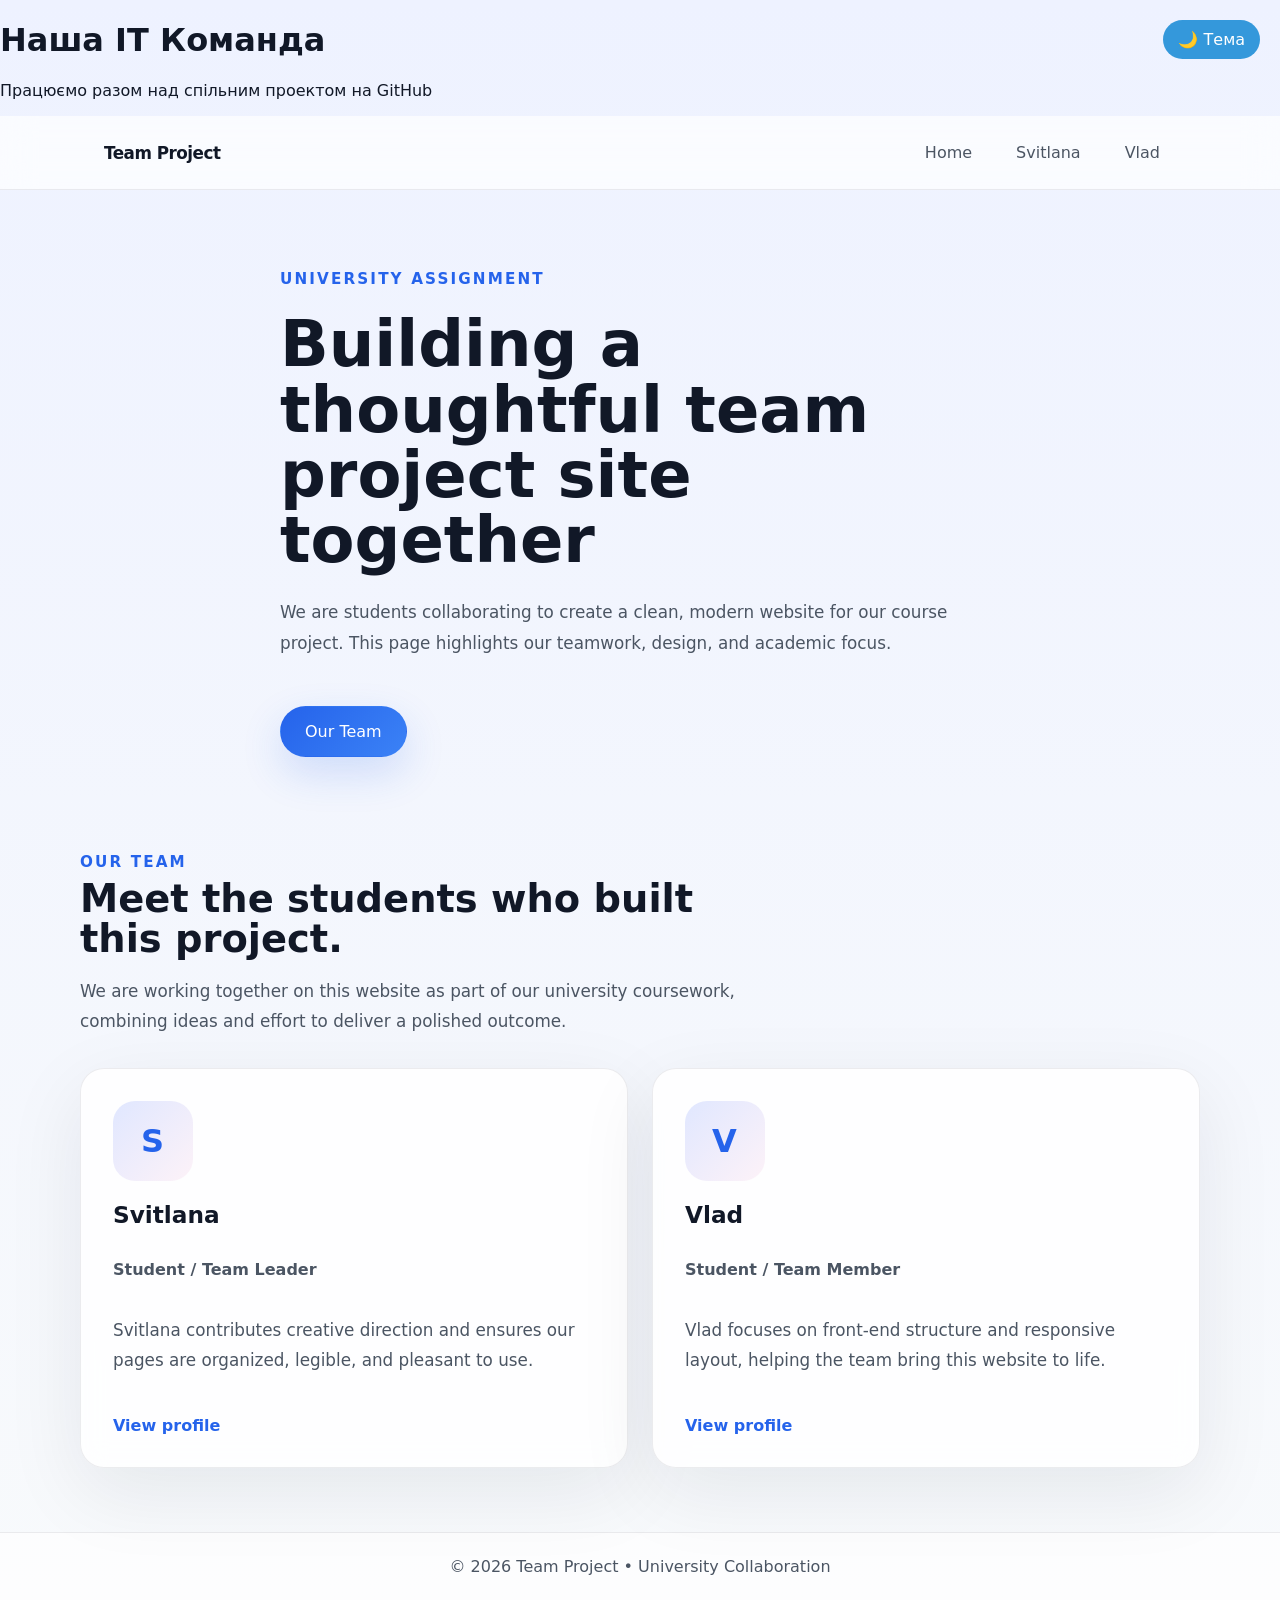
<file: index.html>
<!DOCTYPE html>
<html lang="uk">
<head>
    <meta charset="UTF-8">
    <meta name="viewport" content="width=device-width, initial-scale=1.0">
    <title>Team Project | University Landing Page</title>
    <link rel="preconnect" href="https://fonts.googleapis.com">
    <link rel="preconnect" href="https://fonts.gstatic.com" crossorigin>
    <link rel="stylesheet" href="style.css">
</head>
<body>
    <button class="theme-toggle" onclick="document.body.classList.toggle('dark')">🌙 Тема</button>
    <header>
        <h1>Наша IT Команда</h1>
        <p>Працюємо разом над спільним проектом на GitHub</p>
    <header class="site-header">
        <div class="container navbar">
            <a class="logo" href="index.html">Team Project</a>
            <nav class="nav-links">
                <a href="index.html">Home</a>
                <a href="svitlana.html">Svitlana</a>
                <a href="vlad.html">Vlad</a>
            </nav>
        </div>
    </header>
    <main>
        <section class="hero">
            <div class="container hero-inner">
                <p class="eyebrow">University Assignment</p>
                <h1>Building a thoughtful team project site together</h1>
                <p class="hero-copy">We are students collaborating to create a clean, modern website for our course project. This page highlights our teamwork, design, and academic focus.</p>
                <div class="hero-actions">
                    <a class="button button-primary" href="#team">Our Team</a>
                </div>
            </div>
        </section>

        <section class="container team-section" id="team">
            <div class="section-header">
                <p class="eyebrow">Our Team</p>
                <h2>Meet the students who built this project.</h2>
                <p class="section-copy">We are working together on this website as part of our university coursework, combining ideas and effort to deliver a polished outcome.</p>
            </div>
            <div class="team-grid">
                <article class="card team-card">
                    <div class="avatar">S</div>
                    <h3>Svitlana</h3>
                    <p class="card-role">Student / Team Leader</p>
                    <p class="card-copy">Svitlana contributes creative direction and ensures our pages are organized, legible, and pleasant to use.</p>
                    <a class="card-link" href="svitlana.html">View profile</a>
                </article>
                <article class="card team-card">
                    <div class="avatar">V</div>
                    <h3>Vlad</h3>
                    <p class="card-role">Student / Team Member</p>
                    <p class="card-copy">Vlad focuses on front-end structure and responsive layout, helping the team bring this website to life.</p>
                    <a class="card-link" href="vlad.html">View profile</a>
                </article>
            </div>
        </section>
    </main>
    <footer class="footer">
        <div class="container">© 2026 Team Project • University Collaboration</div>
    </footer>
</body>
</html>
</file>
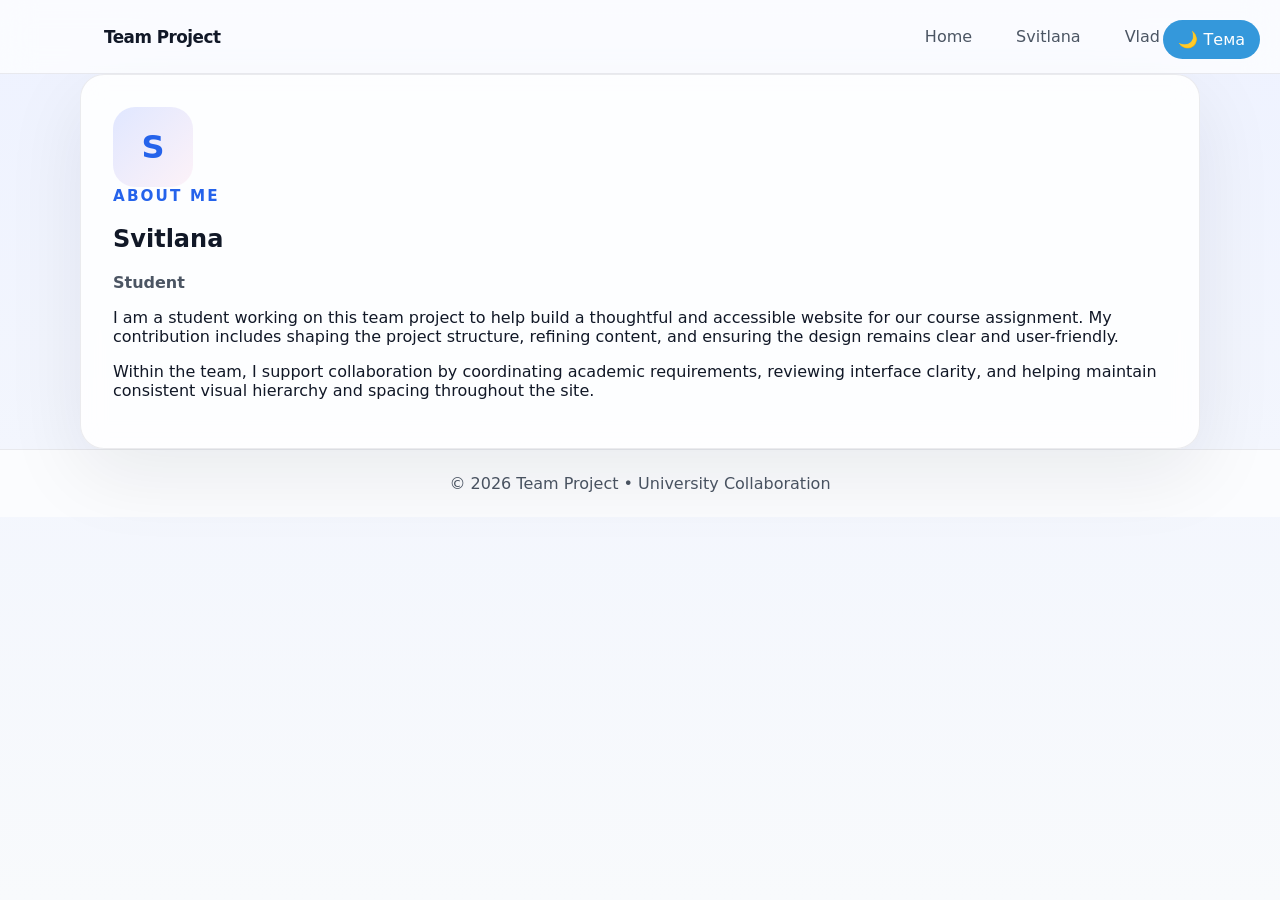
<file: svitlana.html>
<!DOCTYPE html>
<html lang="uk">
<head>
    <meta charset="UTF-8">
    <meta name="viewport" content="width=device-width, initial-scale=1.0">
    <title>Svitlana | Team Project</title>
    <link rel="preconnect" href="https://fonts.googleapis.com">
    <link rel="preconnect" href="https://fonts.gstatic.com" crossorigin>
    <link rel="stylesheet" href="style.css">
</head>
<body>
    <button class="theme-toggle" onclick="document.body.classList.toggle('dark')">🌙 Тема</button>
    <header class="site-header">
        <div class="container navbar">
            <a class="logo" href="index.html">Team Project</a>
            <nav class="nav-links">
                <a href="index.html">Home</a>
                <a href="svitlana.html">Svitlana</a>
                <a href="vlad.html">Vlad</a>
            </nav>
        </div>
    </header>
    <main>
        <section class="profile-section">
            <div class="container">
                <div class="card profile-card">
                    <div class="profile-header">
                        <div class="avatar">S</div>
                        <div>
                            <p class="eyebrow">About Me</p>
                            <h1>Svitlana</h1>
                            <p class="card-role">Student</p>
                        </div>
                    </div>
                    <div class="profile-content">
                        <p>I am a student working on this team project to help build a thoughtful and accessible website for our course assignment. My contribution includes shaping the project structure, refining content, and ensuring the design remains clear and user-friendly.</p>
                        <p>Within the team, I support collaboration by coordinating academic requirements, reviewing interface clarity, and helping maintain consistent visual hierarchy and spacing throughout the site.</p>
                    </div>
                </div>
            </div>
        </section>
    </main>
    <footer class="footer">
        <div class="container">© 2026 Team Project • University Collaboration</div>
    </footer>
</body>
</html>
</file>
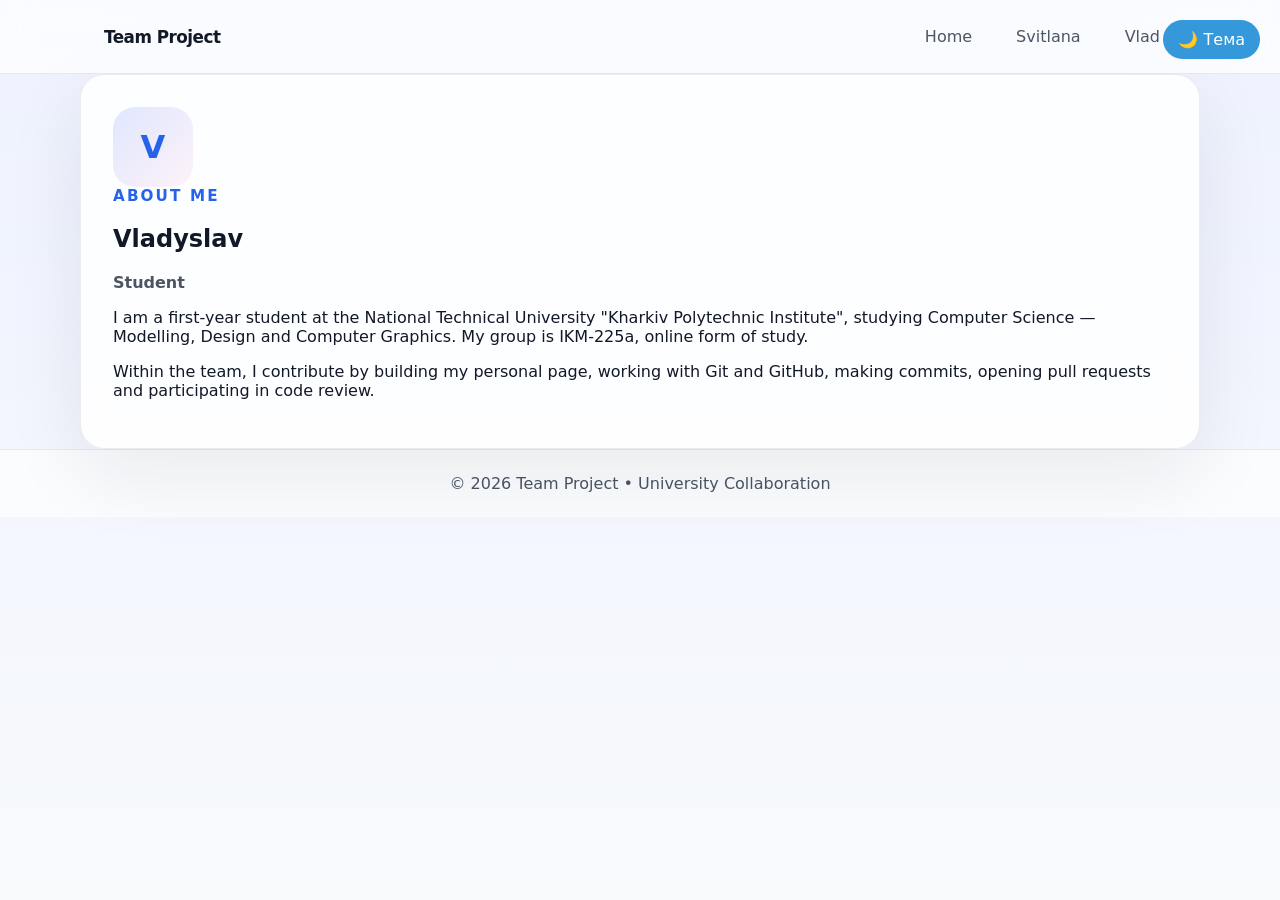
<file: vlad.html>
<!DOCTYPE html>
<html lang="uk">
<head>
    <meta charset="UTF-8">
    <meta name="viewport" content="width=device-width, initial-scale=1.0">
    <title>Vlad | Team Project</title>
    <link rel="preconnect" href="https://fonts.googleapis.com">
    <link rel="preconnect" href="https://fonts.gstatic.com" crossorigin>
    <link rel="stylesheet" href="style.css">
</head>
<body>
    <button class="theme-toggle" onclick="document.body.classList.toggle('dark')">🌙 Тема</button>
    <header class="site-header">
        <div class="container navbar">
            <a class="logo" href="index.html">Team Project</a>
            <nav class="nav-links">
                <a href="index.html">Home</a>
                <a href="svitlana.html">Svitlana</a>
                <a href="vlad.html">Vlad</a>
            </nav>
        </div>
    </header>
    <main>
        <section class="profile-section">
            <div class="container">
                <div class="card profile-card">
                    <div class="profile-header">
                        <div class="avatar">V</div>
                        <div>
                            <p class="eyebrow">About Me</p>
                            <h1>Vladyslav</h1>
                            <p class="card-role">Student</p>
                        </div>
                    </div>
                    <div class="profile-content">
                        <p>I am a first-year student at the National Technical University "Kharkiv Polytechnic Institute", studying Computer Science — Modelling, Design and Computer Graphics. My group is IKM-225a, online form of study.</p>
                        <p>Within the team, I contribute by building my personal page, working with Git and GitHub, making commits, opening pull requests and participating in code review.</p>
                    </div>
                </div>
            </div>
        </section>
    </main>
    <footer class="footer">
        <div class="container">© 2026 Team Project • University Collaboration</div>
    </footer>
</body>
</html>
</file>
<file: style.css>
:root {
    --bg: #f4f7fb;
    --surface: rgba(255,255,255,0.72);
    --surface-strong: rgba(255,255,255,0.9);
    --text: #111827;
    --muted: #4b5563;
    --primary: #2563eb;
    --primary-soft: #3b82f6;
    --accent: #ec4899;
    --border: rgba(15,23,42,0.08);
    --shadow: 0 24px 80px rgba(15,23,42,0.08);
}

* {
    box-sizing: border-box;
}

html {
    scroll-behavior: smooth;
}

body {
    margin: 0;
    min-height: 100vh;
    font-family: Inter, system-ui, -apple-system, BlinkMacSystemFont, "Segoe UI", sans-serif;
    background: linear-gradient(180deg, #eef2ff 0%, #f8fafc 100%);
    color: var(--text);
}

a {
    color: inherit;
    text-decoration: none;
}

button,
input,
textarea,
select {
    font: inherit;
}

.container {
    width: min(1120px, 100% - 2rem);
    margin: 0 auto;
}

.site-header {
    position: sticky;
    top: 0;
    z-index: 20;
    backdrop-filter: blur(16px);
    background: rgba(255,255,255,0.7);
    border-bottom: 1px solid rgba(15,23,42,0.08);
}

.navbar {
    display: flex;
    align-items: center;
    justify-content: space-between;
    gap: 1rem;
    padding: 1rem 1.5rem;
}

.logo {
    font-weight: 700;
    letter-spacing: -0.03em;
    font-size: 1.05rem;
}

.nav-links {
    display: flex;
    gap: 0.75rem;
    flex-wrap: wrap;
}

.nav-links a {
    padding: 0.7rem 1rem;
    border-radius: 999px;
    color: var(--muted);
    transition: background 0.2s ease, color 0.2s ease;
}

.nav-links a:hover {
    background: rgba(37,99,235,0.1);
    color: var(--text);
}

.hero {
    padding: 5rem 0 3rem;
}

.hero-inner {
    display: grid;
    gap: 1.5rem;
    max-width: 720px;
}

.eyebrow {
    margin: 0;
    font-size: 0.95rem;
    font-weight: 600;
    color: var(--primary);
    text-transform: uppercase;
    letter-spacing: 0.14em;
}

.hero h1 {
    margin: 0;
    font-size: clamp(2.75rem, 5vw, 4.5rem);
    line-height: 1.02;
}

.hero-copy,
.section-copy,
.card-copy {
    margin: 0;
    font-size: 1.05rem;
    line-height: 1.8;
    color: var(--muted);
}

.hero-actions {
    display: flex;
    flex-wrap: wrap;
    gap: 1rem;
    margin-top: 1.5rem;
}

.button {
    display: inline-flex;
    align-items: center;
    justify-content: center;
    padding: 0.95rem 1.5rem;
    border-radius: 999px;
    border: 1px solid transparent;
    transition: transform 0.2s ease, box-shadow 0.2s ease, background 0.2s ease;
}

.button-primary {
    background: linear-gradient(135deg, var(--primary), var(--primary-soft));
    color: #fff;
    box-shadow: 0 16px 40px rgba(37,99,235,0.18);
}

.button-secondary {
    background: #fff;
    color: var(--text);
    border-color: rgba(15,23,42,0.08);
}

.button:hover {
    transform: translateY(-1px);
}

.team-section {
    padding: 3rem 0 4rem;
}

.section-header {
    max-width: 660px;
    margin-bottom: 2rem;
}

.section-header h2 {
    margin: 0.5rem 0 1rem;
    font-size: clamp(2rem, 3vw, 2.75rem);
    line-height: 1.05;
}

.team-grid {
    display: grid;
    gap: 1.5rem;
    grid-template-columns: repeat(auto-fit, minmax(260px, 1fr));
}

.card {
    background: rgba(255,255,255,0.85);
    border: 1px solid var(--border);
    border-radius: 24px;
    padding: 2rem;
    box-shadow: var(--shadow);
    backdrop-filter: blur(12px);
}

.team-card {
    display: grid;
    gap: 1.25rem;
}

.avatar {
    width: 80px;
    height: 80px;
    display: grid;
    place-items: center;
    border-radius: 22px;
    background: linear-gradient(135deg, #e0e7ff, #fdf2f8);
    color: var(--primary);
    font-size: 2rem;
    font-weight: 700;
}

.team-card h3 {
    margin: 0;
    font-size: 1.45rem;
}

.card-role {
    margin-top: 0.75rem;
    margin-bottom: 1rem;
    color: var(--muted);
    font-weight: 600;
}

.card-link {
    display: inline-flex;
    margin-top: 1.25rem;
    color: var(--primary);
    font-weight: 600;
}

.footer {
    padding: 1.5rem 0;
    text-align: center;
    color: var(--muted);
    border-top: 1px solid rgba(15,23,42,0.08);
    background: rgba(255,255,255,0.7);
}

@media (max-width: 720px) {
    .navbar {
        flex-direction: column;
        align-items: stretch;
        text-align: center;
    }

    .nav-links {
        justify-content: center;
    }

    .hero {
        padding-top: 4rem;
    }

    .hero h1 {
        font-size: 2.6rem;
    }

    .hero-actions {
        flex-direction: column;
        align-items: stretch;
    }
}


.theme-toggle {
    position: fixed;
    top: 20px;
    right: 20px;
    background: #3498db;
    color: white;
    border: none;
    padding: 10px 15px;
    border-radius: 20px;
    cursor: pointer;
    font-size: 1rem;
    z-index: 1000;
}


body.dark {
    background: linear-gradient(180deg, #0f172a 0%, #1e293b 100%);
    color: #e2e8f0;
}

body.dark .site-header {
    background: rgba(15, 23, 42, 0.8);
    border-bottom: 1px solid rgba(255,255,255,0.08);
}

body.dark .card {
    background: rgba(30, 41, 59, 0.9);
    border-color: rgba(255,255,255,0.08);
}

body.dark .logo {
    color: #e2e8f0;
}

body.dark .nav-links a {
    color: #94a3b8;
}

body.dark .footer {
    background: rgba(15, 23, 42, 0.8);
    color: #94a3b8;
}
</file>
